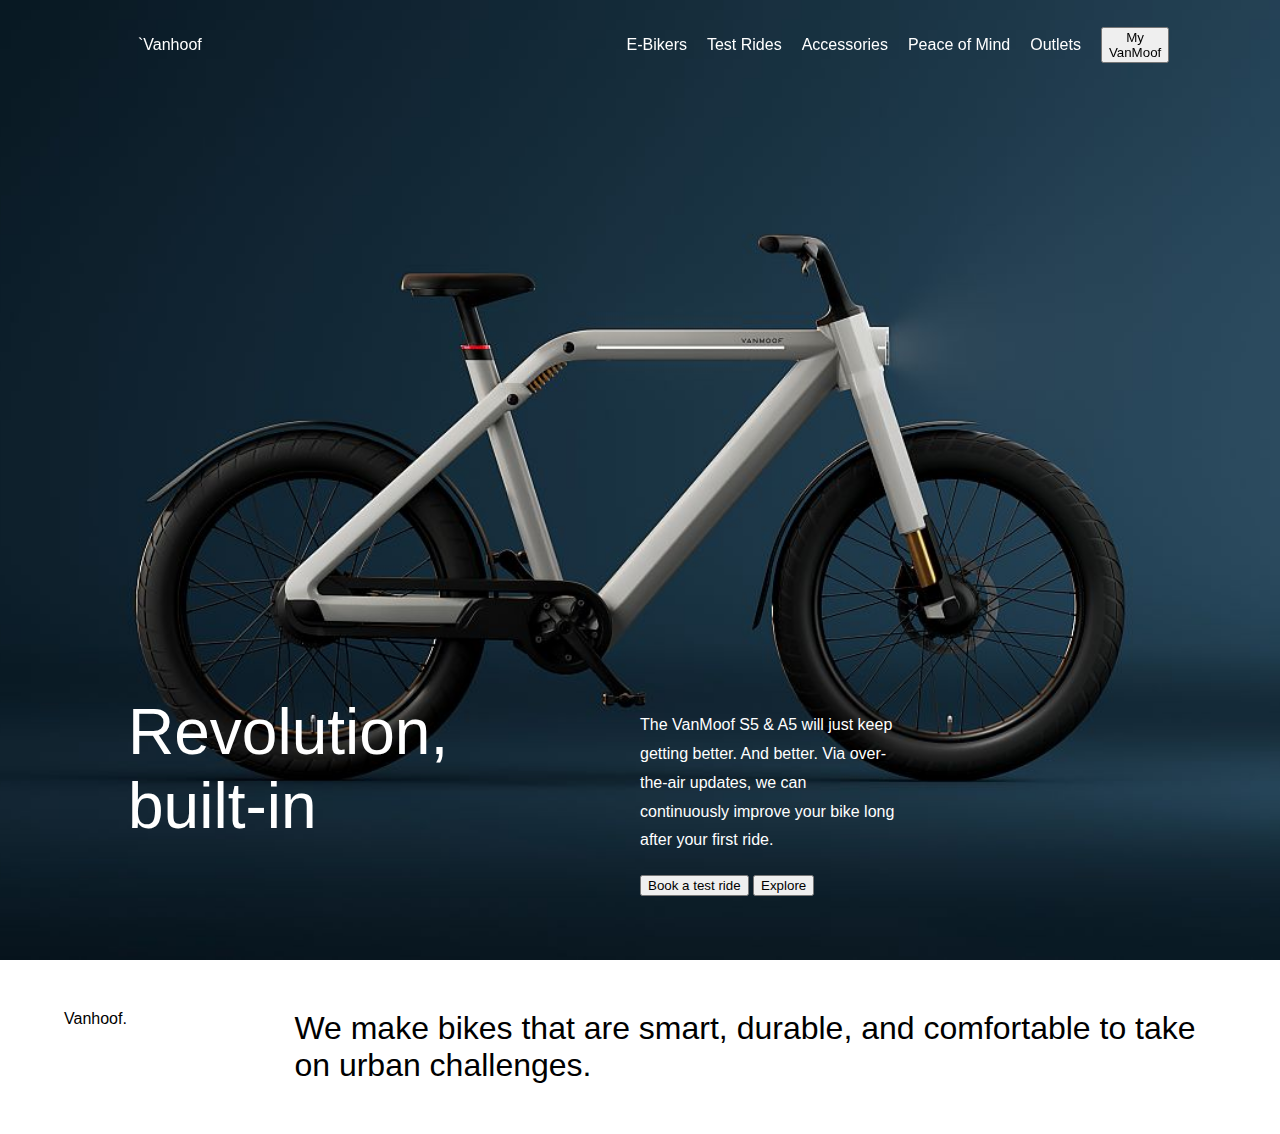
<file: index.html>
<!DOCTYPE html>
<html lang="en">

<head>
    <meta charset="UTF-8">
    <meta name="viewport" content="width=device-width, initial-scale=1.0">
    <title>Rev</title>
    <link rel="stylesheet" href="./assets/CSS/style2.css" />
</head>

<body>
    <header class="header_container">
        <div class="revmenu">`
            <div style="width:40%">Vanhoof</div>
            <div style="width: 60%; display: flex; gap:20px; align-items: center;  justify-content: end;">
                <ul class="menus">
                    <li>E-Bikers</li>
                    <li>Test Rides</li>
                    <li>Accessories</li>
                    <li>Peace of Mind</li>
                    <li>Outlets</li>
                </ul>

                <div class="alt_button">
                    <button class="signup_button">My VanMoof</button>
                </div>
            </div>

        </div>
    </header>
    <section class="main_hoof">
        <div class="main_hoof_container">
            <div class="built_box">
                <div class="max-width">
                    Revolution, built-in
                </div>
            </div>
            <div class="vanhoof_box">
                <div class="max-width" style="  line-height: 1.8rem">
                    <p>
                        The VanMoof S5 & A5 will just keep getting better. And better. Via over-the-air updates, we can
                        continuously improve your bike long after your first ride.
                    </p>
                    <button class="Book_button">Book a test ride</button>
                    <button class="Explore_button">Explore</button>
                </div>
            </div>
        </div>
    </section>
    <section class="main_rev">
        <div class="logo_box">
            <div>Vanhoof.</div>

        </div>

        <div class="text_box">
            <div class="max-width: 60%;">
                We make bikes that are smart, durable, and comfortable to take on urban challenges.
            </div>
        </div>
    </section>
</body>

</html>
</file>
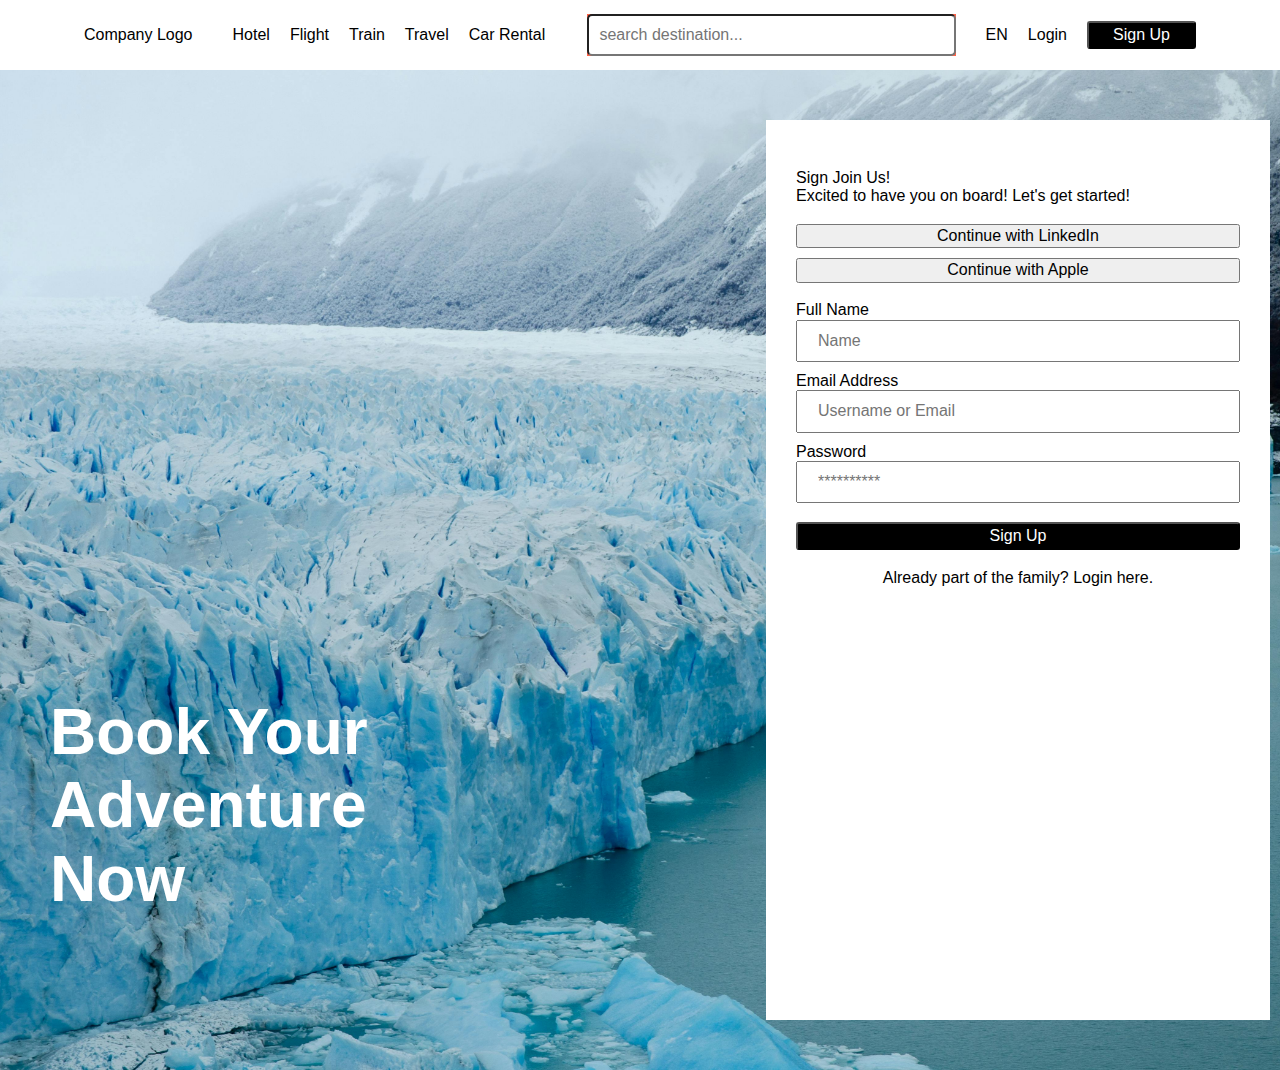
<file: login.html>
<!DOCTYPE html>
<html lang="en">

<head>
    <meta charset="UTF-8">
    <meta name="viewport" content="width=device-width, initial-scale=1.0">
    <title>Login</title>
    <link rel="stylesheet" href="./assets/CSS/normalize.css" />
    <link rel="stylesheet" href="./assets/CSS/style.css" />
</head>

<body>
    <header class="header_container">
        <div class="logomenu">
            <div>Company Logo</div>
            <div>
                <ul class="menus">
                    <li>Hotel</li>
                    <li>Flight</li>
                    <li>Train</li>
                    <li>Travel</li>
                    <li>Car Rental</li>
                </ul>
            </div>
        </div>
        <div class="search_destination">
            <input class="search_input" placeholder="search destination...">

        </div>
        <div class="alt_buttons">
            <div>EN</div>
            <div>Login</div>
            <button class="signup_button">Sign Up</button>

        </div>
    </header>

    <section class="main_container">
        <div class="first_box">
            <p style="max-width: 60%;">
                Book Your Adventure Now
            </p>
        </div>

        <div class="login_box">
            <div class="joinmenu">
                <br />
                <div>Sign Join Us!</div>
                <div>Excited to have you on board! Let's get started!</div>
                <br />
                <div></div>
                <div class="continue_button">
                    <button class="Continue_button">Continue with LinkedIn</button>
                    <button class="Continue_button">Continue with Apple</button>
                </div>

                <br />
                <div class="data_input">
                    <div>Full Name <input class="form-input" placeholder="Name"> </div>
                    <div>Email Address <input class="form-input" placeholder="Username or Email"> </div>
                    <div>Password <input class="form-input" placeholder="**********"> </div>
                </div>
                <br />
                <div class= "">
                    <button class="signup_button">Sign Up</button>
                </div>
                <br>
                <div class="login">
                    <div>Already part of the family? Login here.</div>
                </div>

            </div>
    </section>
</body>

</html>
</file>
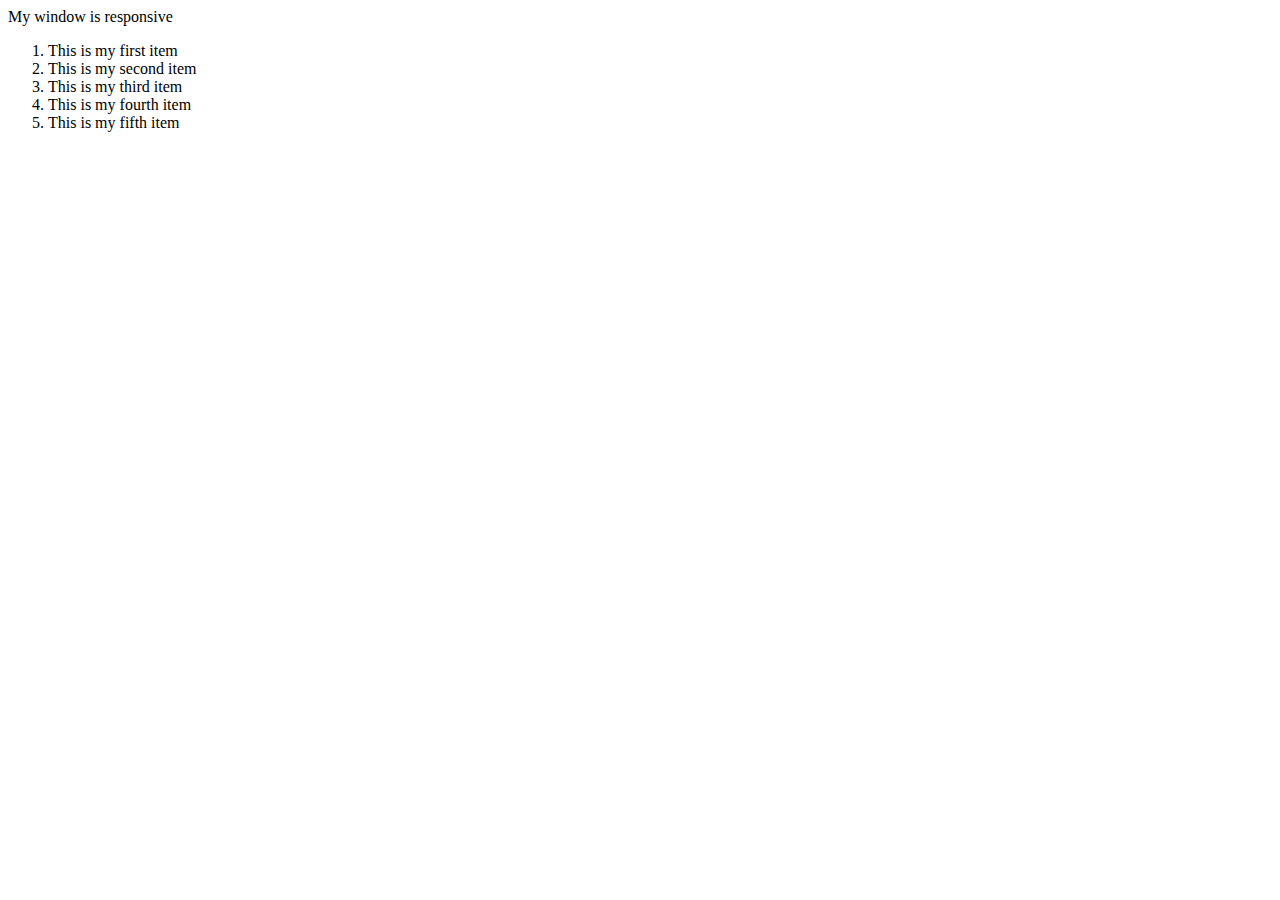
<file: text.html>
<!DOCTYPE html>
<html lang="en">
<head>
    <meta charset="UTF-8">
    <meta name="viewport" content="width=device-width, initial-scale=1.0">
    <title>Text UI</title>
</head>
<body>
    <div>My window is            responsive</div>
    <ol>
        <li>This is my first item</li>
        <li>This is my second item</li>
        <li>This is my third item</li>
        <li>This is my fourth item</li>
        <li>This is my fifth item</li>
    </ol>

</body>
</html>
</file>
<file: assets/CSS/style2.css>
body {
    font-family: Arial, Helvetica, sans-serif;
    padding: 0px;
    margin: 0px;
}

.max-width {
    max-width: 50%;
}

.header_container {
    display: flex;
    align-items: center;
    gap: 30px;
    justify-content: space-between;
    margin: auto;
    padding: 20px 10px;
    position: fixed;
    width: 100%;
    color: white;

}

.revmenu {
    display: flex;
    align-items: center;
    width: 80%;

    margin: auto;
}

.menus {
    display: flex;
    gap: 20px;
    list-style-type: none;
}

.alt_button {
    display: flex;
    justify-items: end;
    gap: 20px;
    width: 10%;
    align-items: center;

}

.main_hoof {
    min-height: 100vh;
    background-image: url(../images/image3.jpeg);
    background-size: cover;
    display: flex;
    align-items: end;
    background-position: center;
    padding-bottom: 60px;
}

.main_hoof_container {
    max-width: 80%;
    margin: 0px auto;
    display: flex;
}

.built_box {
    width: 50%;
    display: flex;
    color: white;
    font-size: 4em;
    font-weight: 300;
}

.vanhoof_box {
    width: 50%;
    display: flex;
    flex-direction: column;
    align-items: start;

    font-size: 1em;
    font-weight: 200;
    color: white;
}

.main_rev {
    display: flex;
    color: black;
    max-width: 90%;
    margin: auto;
    padding: 50px 0px;
}

.logo_box {
    width: 20%;
    display: flex;
}

.text_box {
    width: 80%;
    display: flex;
    font-size: 2em;



}
</file>
<file: assets/CSS/style.css>
body {
    font-family: Arial, Helvetica, sans-serif;
    padding: 0px;
    margin: 0px;
}

* {
    box-sizing: border-box;
}

.header_container{
    display: flex;
    align-items: center;
    gap: 30px;
    justify-content: space-between;
    padding: 10px 20px;
    max-width: 90%;
    /* background-color: tomato; */
    margin: auto;
}

.logomenu {
    display: flex;
    align-items: center;
    width: 45%;

}

.menus {
    display: flex;
    gap: 20px;
    list-style-type: none;

}

.alt_buttons{
    gap: 20px;
    width: 20%;
    justify-content: end;
    align-items: center;
    display: flex;
}

.search_destination{
    width: 35%;
    background-color: tomato;
}

.search_input{
    width: 100%;
    border-radius: 5px;
    padding: 10px;
}

.signup_button{
    padding: 15px 20px;
    background-color: black;
    color: white;
    border-radius: 5px;
    
}

.main_container{
    min-height: 100vh;
    background-image: url('../images/image.jpg');
    background-size: cover;
    width: 100%;
    display: flex;
    padding: 50px 10px;
    background-position: center;
}

.login_box{
    background-color: white;
    padding: 30px;
    width: 40%;

}

.first_box{
    width: 60%;
    display: flex;
    align-items: end;
    font-size: 4em;
    font-weight: 600;
    padding: 40px;
    color: white;

}

.login_box{
    align-items: center;
    gap: 10px;
    max-width: auto;
    min-height: 100vh;
    justify-content: space-between;
}

.joinmenu{
}

.continue_button{
    display: flex;
    flex-direction: column;
    gap: 10px;
    justify-content: end;
    
}

.data_input{
    display: flex;
    flex-direction: column;
    gap: 10px;
}

.form-input {
    width: 100%;
    padding: 10px 20px;
}

.signup_button{
    padding: 3px 10px;
    background-color: black;
    color: white;
    border-radius: 3px;
    width: 100%;
}

.login{
    align-items: center;
    text-align: center;
}
</file>
